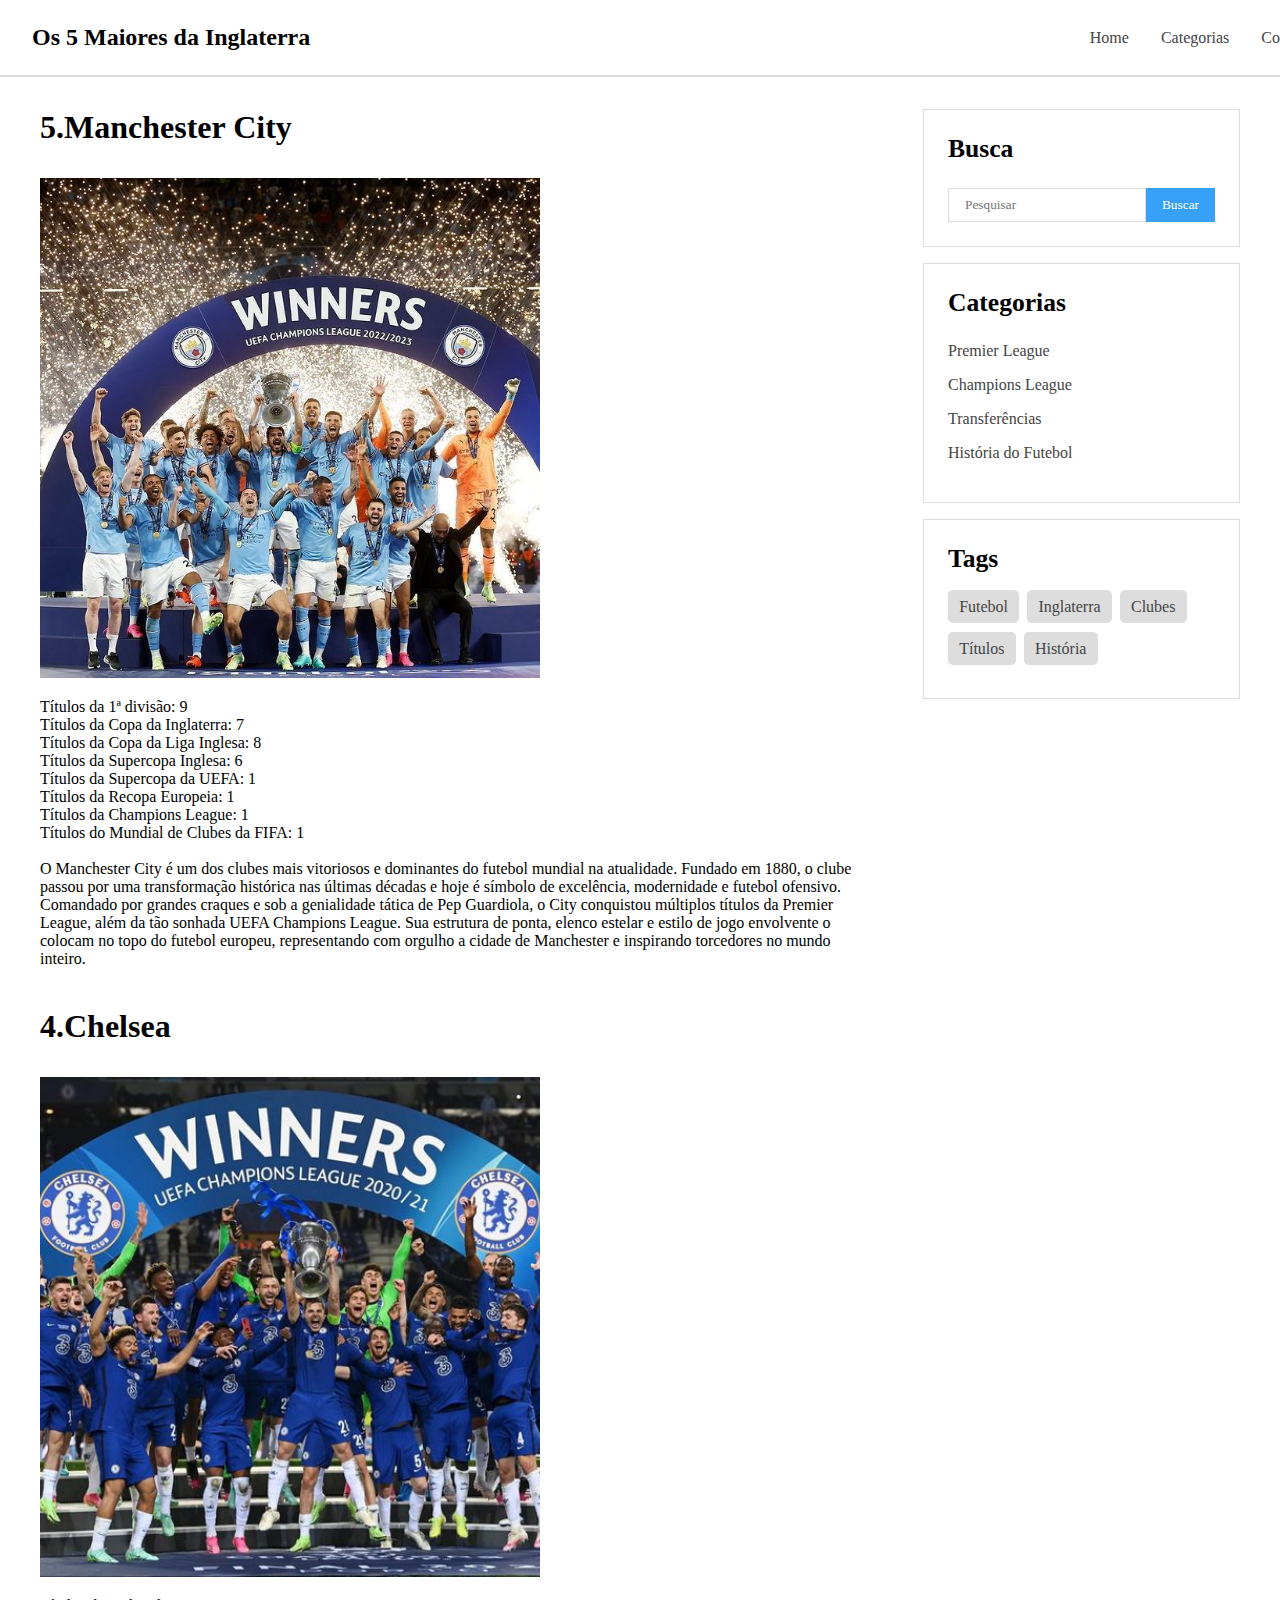
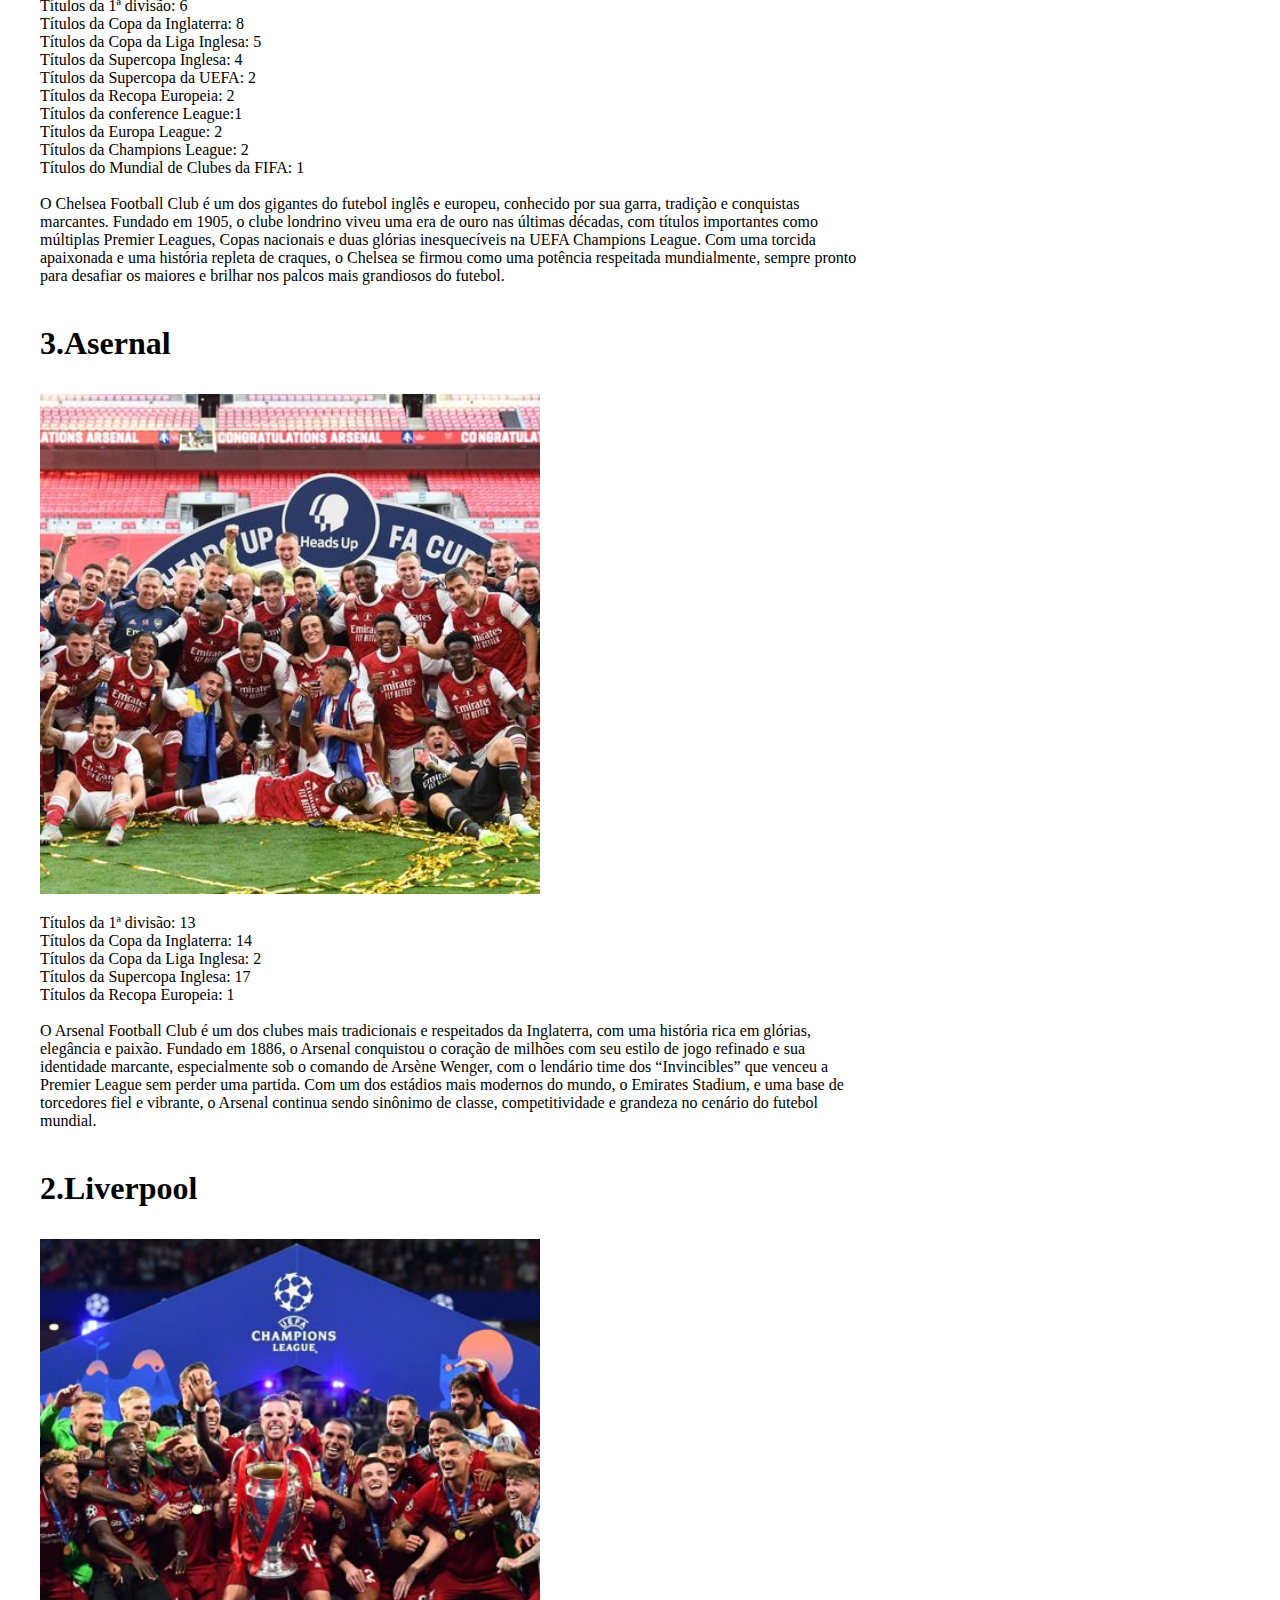
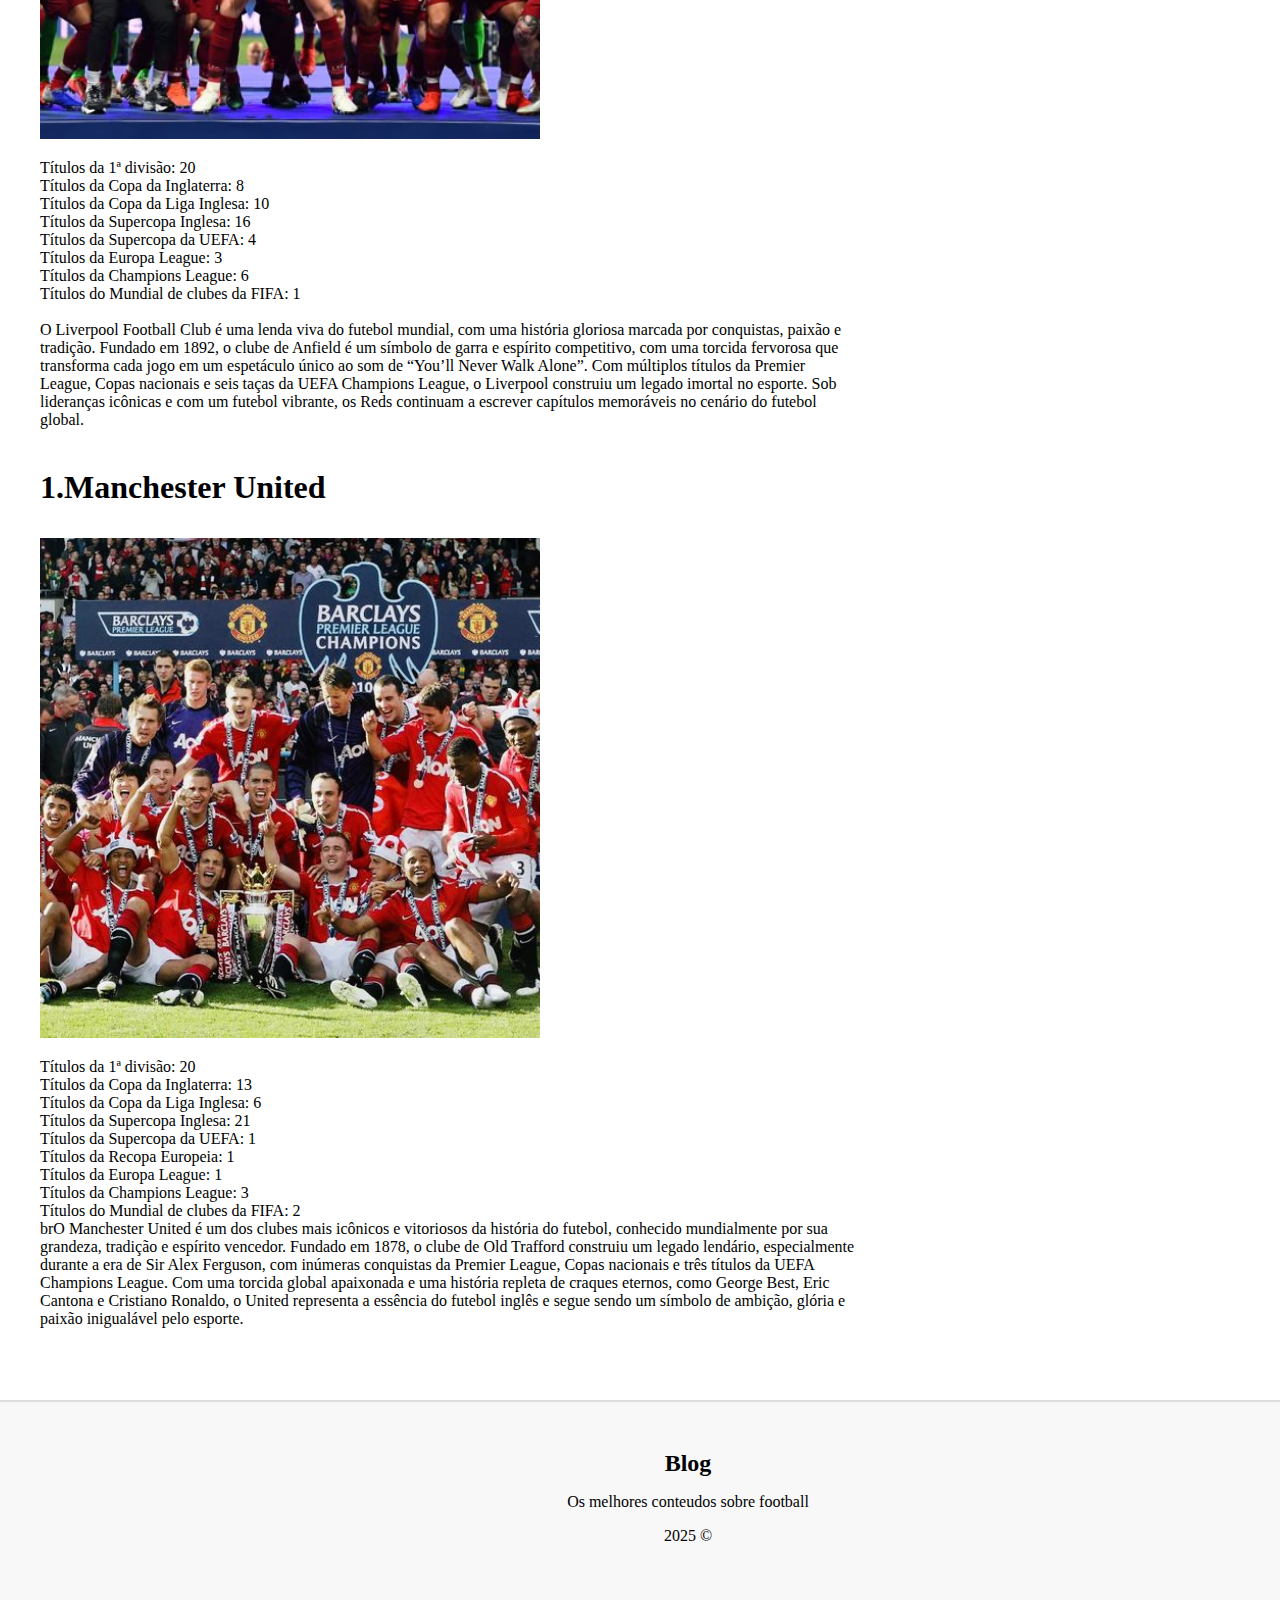
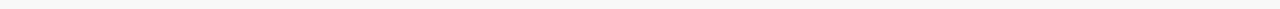
<file: BlogCincoTimesPremierLeague/index.html>
<!DOCTYPE html>
<html lang="pt-br">
<head>
    <meta charset="UTF-8">
    <meta name="viewport" content="width=device-width, initial-scale=1.0">
    <title>maiores da premier league</title>
    <link rel="stylesheet" href="css/style.css">
</head>
<body>
    <header>
        <nav id="navbar">
            <div id="navbar-inner">
                <h2>Os 5 Maiores da Inglaterra</h2>
                <ul id="navbar-links">
                    <li><a href="#">Home</a></li>
                    <li><a href="#">Categorias</a></li>
                    <li><a href="#">Contato</a></li>
                </ul>
            </div>
        </nav>
    </header>
    <div class="container">
        <main id="posts-container">
            <article class="post">
                <h3 class="title">5.Manchester City</h3>
                <img id="img-city" src="img/baixados (6).jpeg" alt="Manchester city">
                <ul class = "titulos">
                    <li>Títulos da 1ª divisão: 9</li>
                    <li>Títulos da Copa da Inglaterra: 7</li>
                    <li>Títulos da Copa da Liga Inglesa: 8</li>
                    <li>Títulos da Supercopa Inglesa: 6</li>
                    <li>Títulos da Supercopa da UEFA: 1</li>
                    <li>Títulos da Recopa Europeia: 1</li>
                    <li>Títulos da Champions League: 1</li>
                    <li>Títulos do Mundial de Clubes da FIFA: 1</li>
                </ul>
                <p class="description"><br>O Manchester City é um dos clubes mais vitoriosos e dominantes do futebol mundial na atualidade. Fundado em 1880, o clube passou por uma transformação histórica nas últimas décadas e hoje é símbolo de excelência, modernidade e futebol ofensivo. Comandado por grandes craques e sob a genialidade tática de Pep Guardiola, o City conquistou múltiplos títulos da Premier League, além da tão sonhada UEFA Champions League. Sua estrutura de ponta, elenco estelar e estilo de jogo envolvente o colocam no topo do futebol europeu, representando com orgulho a cidade de Manchester e inspirando torcedores no mundo inteiro.</p>
            </article>
            <article class="post">
                <h3 class="title">4.Chelsea</h3>
                <img id="img-chelsea"src="img/2021 UEFA Champions League - Chelsea FC.jpeg" alt="Chelsea">
                <ul class = "titulos">
                    <li>Títulos da 1ª divisão: 6</li>
                    <li>Títulos da Copa da Inglaterra: 8</li>
                    <li>Títulos da Copa da Liga Inglesa: 5</li>
                    <li>Títulos da Supercopa Inglesa: 4</li>
                    <li>Títulos da Supercopa da UEFA: 2</li>
                    <li>Títulos da Recopa Europeia: 2</li>
                    <li>Títulos da conference League:1</li>
                    <li>Títulos da Europa League: 2</li>
                    <li>Títulos da Champions League: 2</li>
                    <li>Títulos do Mundial de Clubes da FIFA: 1</li>
                </ul>
                <p class="description"><br>O Chelsea Football Club é um dos gigantes do futebol inglês e europeu, conhecido por sua garra, tradição e conquistas marcantes. Fundado em 1905, o clube londrino viveu uma era de ouro nas últimas décadas, com títulos importantes como múltiplas Premier Leagues, Copas nacionais e duas glórias inesquecíveis na UEFA Champions League. Com uma torcida apaixonada e uma história repleta de craques, o Chelsea se firmou como uma potência respeitada mundialmente, sempre pronto para desafiar os maiores e brilhar nos palcos mais grandiosos do futebol.</p>
            </article>
            <article class="post">
                <h3 class="title">3.Asernal</h3>
                <img id="img-arsenal" src="img/FA Cup Winners 2020_ Arsenal.jpeg" alt="Arsenal">
                <ul class = "titulos">
                    <li>Títulos da 1ª divisão: 13</li>
                    <li>Títulos da Copa da Inglaterra: 14</li>
                    <li>Títulos da Copa da Liga Inglesa: 2</li>
                    <li>Títulos da Supercopa Inglesa: 17</li>
                    <li>Títulos da Recopa Europeia: 1</li>
                </ul>
                <p class="description"><br>O Arsenal Football Club é um dos clubes mais tradicionais e respeitados da Inglaterra, com uma história rica em glórias, elegância e paixão. Fundado em 1886, o Arsenal conquistou o coração de milhões com seu estilo de jogo refinado e sua identidade marcante, especialmente sob o comando de Arsène Wenger, com o lendário time dos “Invincibles” que venceu a Premier League sem perder uma partida. Com um dos estádios mais modernos do mundo, o Emirates Stadium, e uma base de torcedores fiel e vibrante, o Arsenal continua sendo sinônimo de classe, competitividade e grandeza no cenário do futebol mundial.</p>
            </article>
            <article class="post">
                <h3 class="title">2.Liverpool</h3>
                <img id="img-liverpool" src="img/baixados (7).jpeg" alt="Liverpool">
                <ul class = "titulos">
                    <li>Títulos da 1ª divisão: 20</li>
                    <li>Títulos da Copa da Inglaterra: 8</li>
                    <li>Títulos da Copa da Liga Inglesa: 10</li>
                    <li>Títulos da Supercopa Inglesa: 16</li>
                    <li>Títulos da Supercopa da UEFA: 4</li>
                    <li>Títulos da Europa League: 3</li>
                    <li>Títulos da Champions League: 6</li>
                    <li>Títulos do Mundial de clubes da FIFA: 1</li>
                </ul>
                <p class="description"><br>O Liverpool Football Club é uma lenda viva do futebol mundial, com uma história gloriosa marcada por conquistas, paixão e tradição. Fundado em 1892, o clube de Anfield é um símbolo de garra e espírito competitivo, com uma torcida fervorosa que transforma cada jogo em um espetáculo único ao som de “You’ll Never Walk Alone”. Com múltiplos títulos da Premier League, Copas nacionais e seis taças da UEFA Champions League, o Liverpool construiu um legado imortal no esporte. Sob lideranças icônicas e com um futebol vibrante, os Reds continuam a escrever capítulos memoráveis no cenário do futebol global.</p>
            </article>
            <article class="post">
                <h3 class="title">1.Manchester United</h3>
                <img id="img-United" src="img/Manchester United 2010-11 Premier League champion.jpeg" alt="Manchester United">
                <ul class = "titulos">
                    <li>Títulos da 1ª divisão: 20</li>
                    <li>Títulos da Copa da Inglaterra: 13</li>
                    <li>Títulos da Copa da Liga Inglesa: 6</li>
                    <li>Títulos da Supercopa Inglesa: 21</li>
                    <li>Títulos da Supercopa da UEFA: 1</li>
                    <li>Títulos da Recopa Europeia: 1</li>
                    <li>Títulos da Europa League: 1</li>
                    <li>Títulos da Champions League: 3</li>
                    <li>Títulos do Mundial de clubes da FIFA: 2</li>
                </ul>
                <p class="description">brO Manchester United é um dos clubes mais icônicos e vitoriosos da história do futebol, conhecido mundialmente por sua grandeza, tradição e espírito vencedor. Fundado em 1878, o clube de Old Trafford construiu um legado lendário, especialmente durante a era de Sir Alex Ferguson, com inúmeras conquistas da Premier League, Copas nacionais e três títulos da UEFA Champions League. Com uma torcida global apaixonada e uma história repleta de craques eternos, como George Best, Eric Cantona e Cristiano Ronaldo, o United representa a essência do futebol inglês e segue sendo um símbolo de ambição, glória e paixão inigualável pelo esporte.</p>
            </article>
        </main>
        <aside id="sidebar">
            <section id="search-bar">
                <h4>Busca</h4>
                <form>
                    <input type="text" placeholder="Pesquisar">
                    <input type="submit" value="Buscar">
                </form>
            </section>
            <section id="categories">
                <h4>Categorias</h4>
                <nav>
                    <ul>
                        <li><a href="#">Premier League</a></li>
                        <li><a href="#">Champions League</a></li>
                        <li><a href="#">Transferências</a></li>
                        <li><a href="#">História do Futebol</a></li>
                    </ul>
                </nav>
            </section>
            <section id="tags">
                <h4>Tags</h4>
                <div id="tags-container">
                    <li><a href="#">Futebol</a></li>
                    <li><a href="#">Inglaterra</a></li>
                    <li><a href="#">Clubes</a></li>
                    <li><a href="#">Títulos</a></li>
                    <li><a href="#">História</a></li>
                </div>
            </section>
        </aside>
    </div>
    <footer id="footer">
        <h2>Blog</h2>
        <p>Os melhores conteudos sobre football</p>
        <p>2025 &copy;</p>
    </footer>
</body>
</html>
</file>
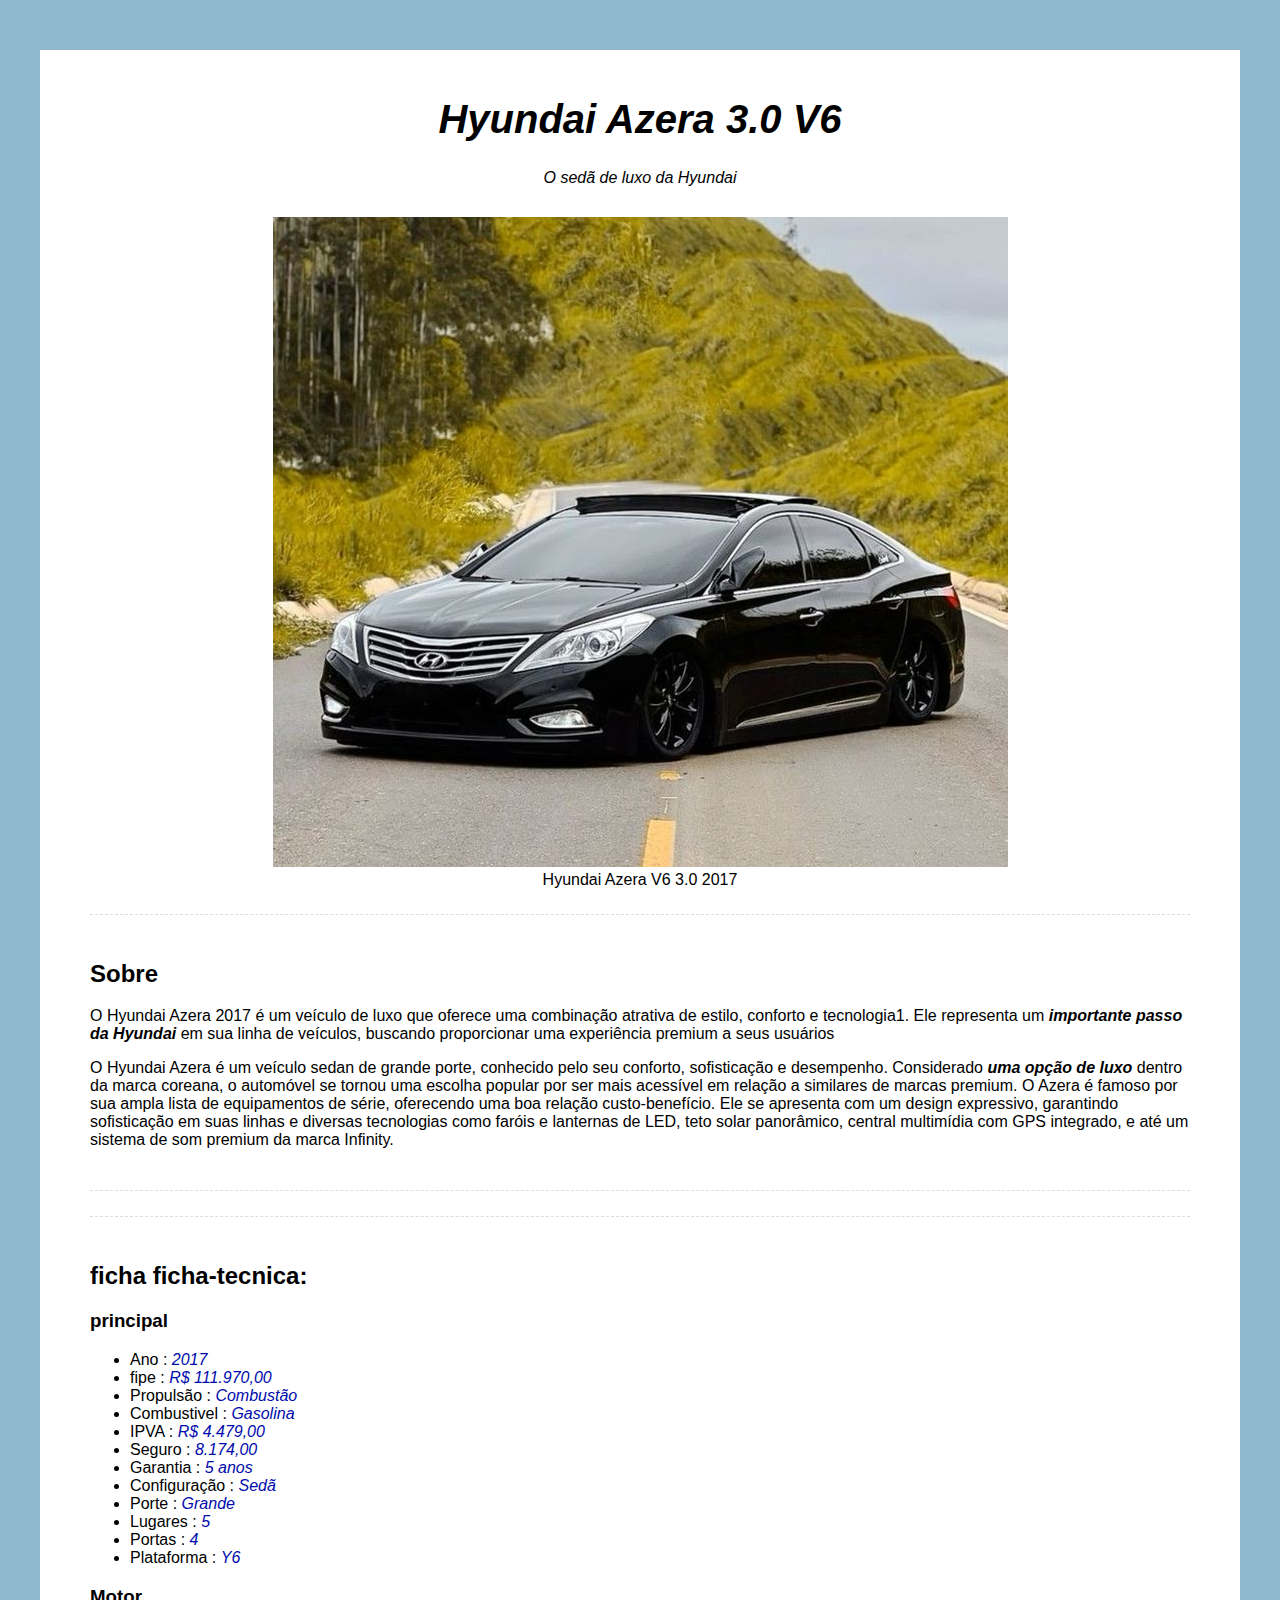
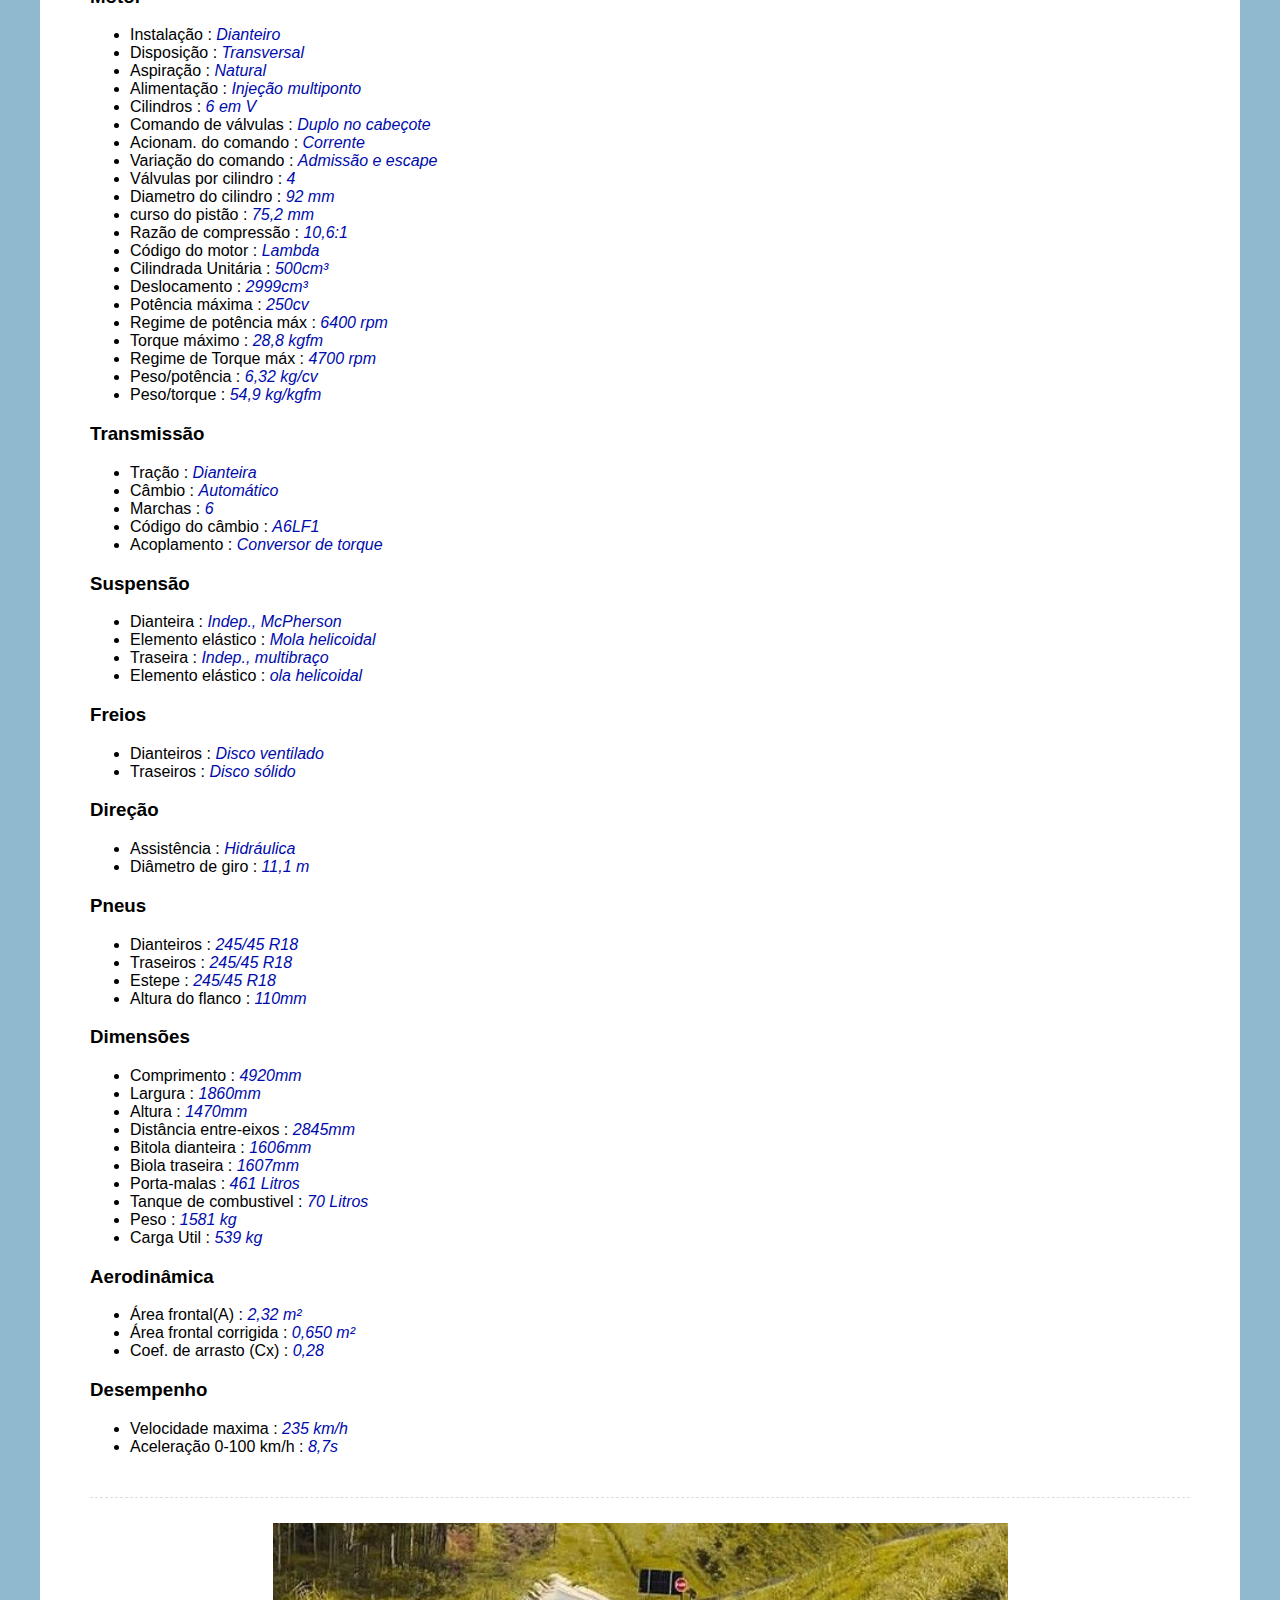
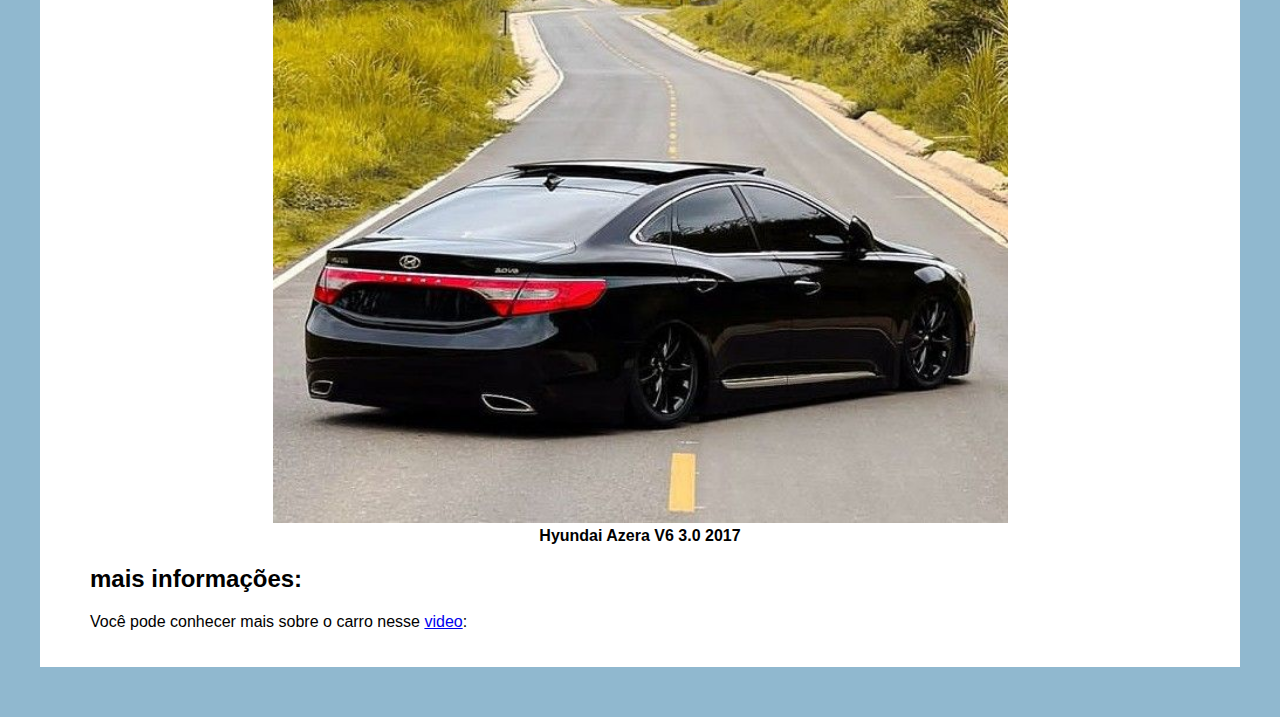
<file: FichaTecnicaHyundaiAzera/index.html>
<!DOCTYPE html>
<html lang="pt-br">

<head>
    <meta charset="UTF-8">
    <meta name="viewport" content="width=device-width, initial-scale=1.0">
    <title>Ficha técnica Hyundai Azera 2017</title>
    <link rel="stylesheet" href="css/styles.css" />
</head>

<body>
    <div class="conteiner">
        <!-- Cabeçalho-->
        <div class="header">
            <h1 class="main-title">Hyundai Azera 3.0 V6</h1>
            <p class="main-paragraph">O sedã de luxo da Hyundai</p>
        </div>
        <!-- Imagem de destaque-->
        <div class="featured-image">
            <figure>
                <img class = "img1" src="img/baixados (4).jpeg" alt="o carro chefe da Hyundai">
                <figcaption>Hyundai Azera V6 3.0 2017</figcaption>
            </figure>
        </div>
        <!-- sobre -->
        <div class="biografi-container">
            <h2>Sobre</h2>
            <p>
                O Hyundai Azera 2017 é um veículo de luxo que oferece uma combinação atrativa de estilo, conforto e
                tecnologia1. Ele representa um <span class="bold">importante passo da Hyundai</span> em sua linha de
                veículos, buscando proporcionar uma experiência premium a seus usuários
            </p>
            <p>
                O Hyundai Azera é um veículo sedan de grande porte, conhecido pelo seu conforto, sofisticação e
                desempenho. Considerado<span class="bold"> uma opção de luxo</span> dentro da marca coreana, o automóvel
                se tornou uma escolha popular por ser mais acessível em relação a similares de marcas premium. O Azera é
                famoso por sua ampla lista de equipamentos de série, oferecendo uma boa relação custo-benefício. Ele se
                apresenta com um design expressivo, garantindo sofisticação em suas linhas e diversas tecnologias como
                faróis e lanternas de LED, teto solar panorâmico, central multimídia com GPS integrado, e até um sistema
                de som premium da marca Infinity.
            </p>
        </div>
        <div class="ficha-tecnica">
            <h2>ficha ficha-tecnica:</h2>
            <h3>principal</h3>
            <ul>
                <li>Ano : <span>2017</span></li>
                <li>fipe : <span>R$ 111.970,00</span></li>
                <li>Propulsão : <span>Combustão</span></li>
                <li>Combustivel : <span>Gasolina</span></li>
                <li>IPVA : <span>R$ 4.479,00</span></li>
                <li>Seguro : <span>8.174,00</span></li>
                <li>Garantia : <span>5 anos</span></li>
                <li>Configuração : <span>Sedã</span></li>
                <li>Porte : <span>Grande</span></li>
                <li>Lugares : <span>5</span></li>
                <li>Portas : <span>4</span></li>
                <li>Plataforma : <span>Y6</span></li>
            </ul>
            <h3>Motor</h3>
            <ul>
                <li>Instalação : <span>Dianteiro</span></li>
                <li>Disposição : <span>Transversal</span></li>
                <li>Aspiração : <span>Natural</span></li>
                <li>Alimentação : <span>Injeção multiponto</span></li>
                <li>Cilindros : <span>6 em V</span></li>
                <li>Comando de válvulas : <span>Duplo no cabeçote</span></li>
                <li>Acionam. do comando : <span>Corrente</span></li>
                <li>Variação do comando : <span>Admissão e escape</span></li>
                <li>Válvulas por cilindro : <span>4</span></li>
                <li>Diametro do cilindro : <span>92 mm</span></li>
                <li>curso do pistão : <span>75,2 mm</span></li>
                <li>Razão de compressão : <span>10,6:1</span></li>
                <li>Código do motor : <span>Lambda</span></li>
                <li>Cilindrada Unitária : <span>500cm³</span></li>
                <li>Deslocamento : <span>2999cm³</span></li>
                <li>Potência máxima : <span>250cv</span></li>
                <li>Regime de potência máx : <span>6400 rpm</span></li>
                <li>Torque máximo : <span>28,8 kgfm</span></li>
                <li>Regime de Torque máx : <span>4700 rpm</span></li>
                <li>Peso/potência : <span>6,32 kg/cv</span></li>
                <li>Peso/torque : <span>54,9 kg/kgfm</span></li>
            </ul>
            <h3>Transmissão</h3>
            <ul>
                <li>Tração : <span>Dianteira</span></li>
                <li>Câmbio : <span>Automático</span></li>
                <li>Marchas : <span>6</span></li>
                <li>Código do câmbio : <span>A6LF1</span></li>
                <li>Acoplamento : <span>Conversor de torque</span></li>
            </ul>
            <h3>Suspensão</h3>
            <ul>
                <li>Dianteira : <span>Indep., McPherson</span></li>
                <li>Elemento elástico : <span>Mola helicoidal</span></li>
                <li>Traseira : <span>Indep., multibraço</span></li>
                <li>Elemento elástico : <span>ola helicoidal</span></li>
            </ul>
            <h3>Freios</h3>
            <ul>
                <li>Dianteiros : <span>Disco ventilado</span></li>
                <li>Traseiros : <span>Disco sólido</span></li>
            </ul>
            <h3>Direção</h3>
            <ul>
                <li>Assistência : <span>Hidráulica</span></li>
                <li>Diâmetro de giro : <span>11,1 m</span></li>
            </ul>
            <h3>Pneus</h3>
            <ul>
                <li>Dianteiros : <span>245/45 R18</span></li>
                <li>Traseiros : <span>245/45 R18</span></li>
                <li>Estepe : <span>245/45 R18</span></li>
                <li>Altura do flanco : <span>110mm</span></li>
            </ul>
            <h3>Dimensões</h3>
            <ul>
                <li>Comprimento : <span>4920mm</span></li>
                <li>Largura : <span>1860mm</span></li>
                <li>Altura : <span>1470mm</span></li>
                <li>Distância entre-eixos : <span>2845mm</span></li>
                <li>Bitola dianteira : <span>1606mm</span></li>
                <li>Biola traseira : <span>1607mm</span></li>
                <li>Porta-malas : <span>461 Litros</span></li>
                <li>Tanque de combustivel : <span>70 Litros</span></li>
                <li>Peso : <span>1581 kg</span></li>
                <li>Carga Util : <span>539 kg</span></li>
            </ul>
            <h3>Aerodinâmica</h3>
            <ul>
                <li>Área frontal(A) : <span>2,32 m²</span></li>
                <li>Área frontal corrigida : <span>0,650 m²</span></li>
                <li>Coef. de arrasto (Cx) : <span>0,28</span></li>
            </ul>
            <h3>Desempenho</h3>
            <ul>
                <li>Velocidade maxima : <span>235 km/h</span></li>
                <li>Aceleração 0-100 km/h : <span>8,7s</span></li>
            </ul>
        </div>

        <!-- segunda imagem -->
        <div class="img-bold">
            <figure>
                <img class = "img2" src="img/baixados (5).jpeg" alt="Azera Traseira">
                <figcaption>Hyundai Azera V6 3.0 2017</figcaption>
            </figure>
        </div>
        <div class="moreinfo-container">
            <h2>mais informações:</h2>
            <p>Você pode conhecer mais sobre o carro nesse <a
                    href="https://youtu.be/E2Kuz6_1OIg?si=7ElrfvT5wev_huPJ">video</a>:</p>
        </div>
    </div>
</body>

</html>
</file>
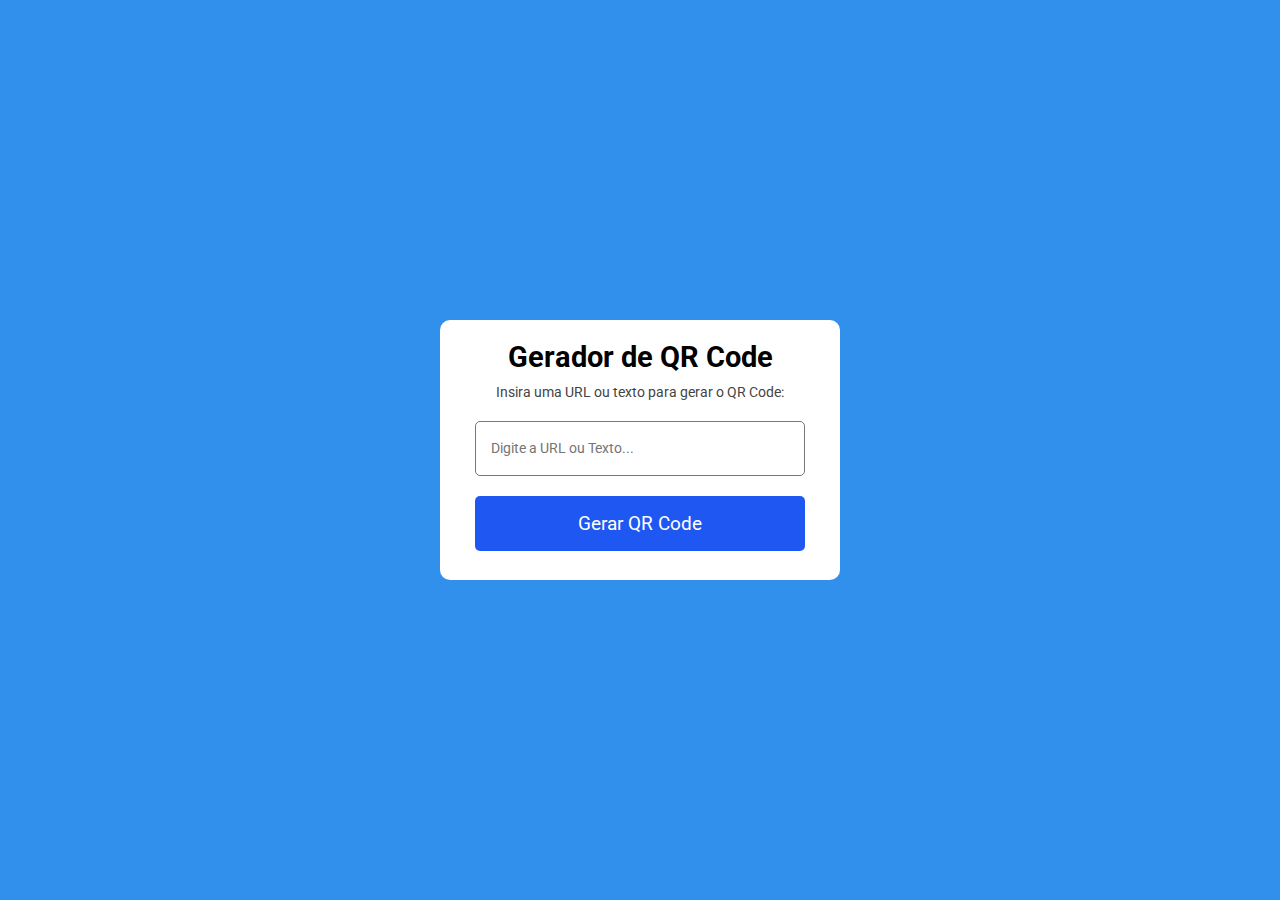
<file: geradorQrCode/index.html>
<!DOCTYPE html>
<html lang="en">

<head>
    <meta charset="UTF-8">
    <meta name="viewport" content="width=device-width, initial-scale=1.0">
    <title>Gerador de QR Code</title>
    <!--font roboto-->
    <link rel="preconnect" href="https://fonts.googleapis.com">
    <link rel="preconnect" href="https://fonts.gstatic.com" crossorigin>
    <link href="https://fonts.googleapis.com/css2?family=Roboto:ital,wght@0,100..900;1,100..900&display=swap"
        rel="stylesheet">
    <link rel="stylesheet" href="css/styles.css">
    <script src="js/scripts.js" defer></script>

</head>

<body>
    <div class="container">
        <header id="qr-header">
            <h1>Gerador de QR Code </h1>
            <p>Insira uma URL ou texto para gerar o QR Code:</p>
        </header>
        <div id="qr-form">
            <input type="text" placeholder="Digite a URL ou Texto...">
            <button>Gerar QR Code</button>
        </div>
        <div id="qr-code">
            <img src="img/qrcode.png" alt="QR Code">
        </div>
    </div>
</body>

</html>
</file>
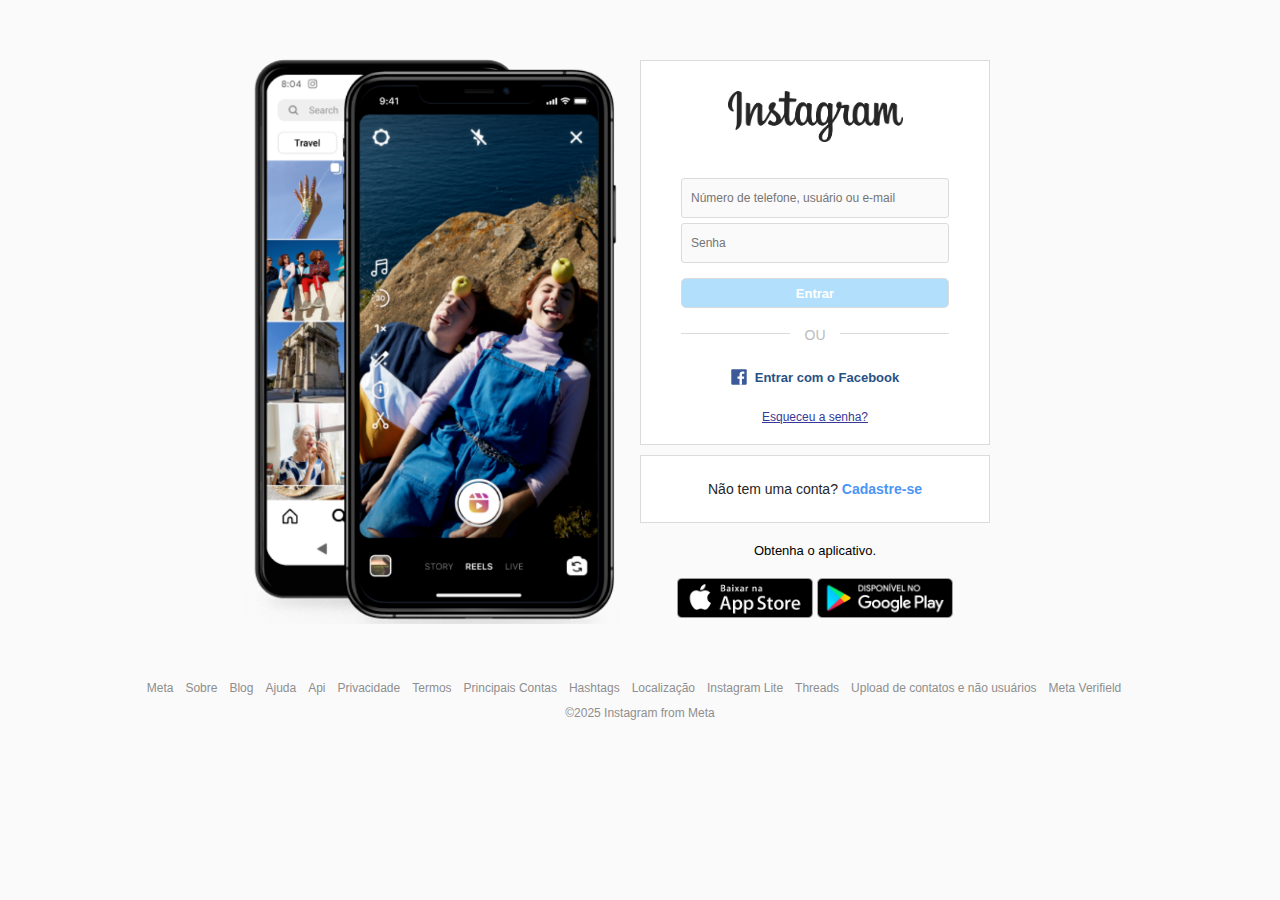
<file: paginaLoginInstagram/index.html>
<!DOCTYPE html>
<html lang="pt-br">

<head>
    <meta charset="UTF-8">
    <meta name="viewport" content="width=device-width, initial-scale=1.0">
    <title>instagram</title>
    <link rel="stylesheet" href="css/style.css">
    <link rel="shortcut icon" href="img/favicon.png" type="image/x-icon">
</head>

<body>
    <main>
        <div id="main-container">
            <!-- banner-container -->
            <div id="banner-container">
                <img src="img/banner2.png" alt="Crie uma conta no Instagram">
            </div>
            <!-- Login e Registro -->
            <div id="form-container">
                <div id="form-box">
                    <img id="logo-insta" src="img/logo_instagram.png" alt="Instagram">
                    <form id="login-form">
                        <input type="text" name="username" placeholder="Número de telefone, usuário ou e-mail">
                        <input type="password" name="password" placeholder="Senha">
                        <input type="submit" value="Entrar">
                    </form>
                    <div class="separator">
                        <div class="line">
                            <span>Ou</span>
                        </div>
                    </div>
                    <div id="other-links">
                        <div id="facebook-login">
                            <a href="#">
                                <img src="img/logo_facebook.svg" alt="Facebook Login">
                                <span>Entrar com o Facebook</span>
                            </a>
                        </div>
                        <div id="forgot-pass">
                            <a href="#">Esqueceu a senha?</a>
                        </div>
                    </div>
                </div>
                <div id="register-container">
                    <p>Não tem uma conta? <a href="#">Cadastre-se</a></p>
                </div>
                <div id="get-app-container">
                    <p>Obtenha o aplicativo.</p>
                    <a href="#">
                        <img src="img/apple_btn.png" alt="Apple Store">
                    </a>
                    <a href="#">
                        <img src="img/gplay_btn.png" alt="play store">
                    </a>
                </div>
            </div>
        </div>
    </main>
    <footer>
        <nav>
            <ul id="footer-links">
                <li><a href="#">Meta</a></li>
                <li><a href="#">Sobre</a></li>
                <li><a href="#">Blog</a></li>
                <li><a href="#">Ajuda</a></li>
                <li><a href="#">Api</a></li>
                <li><a href="#">Privacidade</a></li>
                <li><a href="#">Termos</a></li>
                <li><a href="#">Principais Contas</a></li>
                <li><a href="#">Hashtags</a></li>
                <li><a href="#">Localização</a></li>
                <li><a href="#">Instagram Lite</a></li>
                <li><a href="#">Threads</a></li>
                <li><a href="#">Upload de contatos e não usuários</a></li>
                <li><a href="#">Meta Verifield</a></li>
            </ul>
        </nav>
        <p id="copyright">&copy;2025 Instagram from Meta</p>
    </footer>
</body>

</html>
</file>
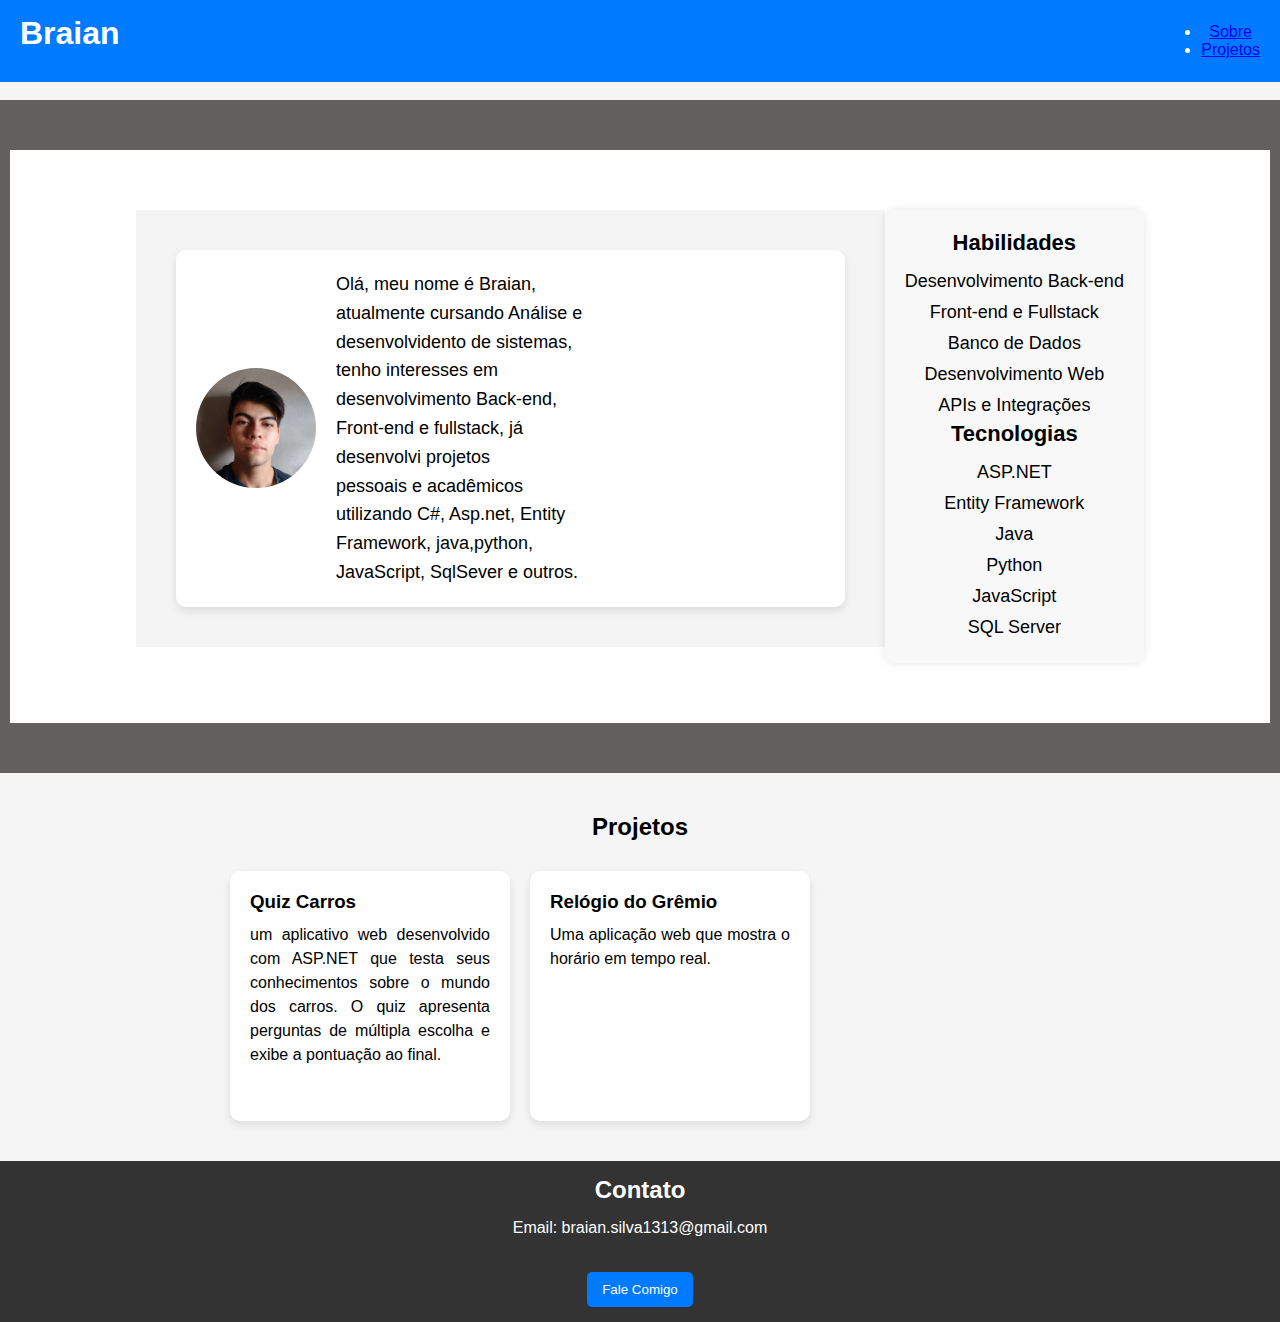
<file: Portifólio/index.html>
<!DOCTYPE html>
<html lang="pt-BR">

<head>
    <meta charset="UTF-8">
    <meta name="viewport" content="width=device-width, initial-scale=1.0">
    <title>Meu Portfólio</title>
    <link rel="stylesheet" href="styles.css">
</head>

<body>
    <header>
        <h1>Braian</h1>
        <nav>
            <ul>
                <li><a href="#about">Sobre</a></li>
                <li><a href="#projects">Projetos</a></li>
            </ul>
        </nav>
    </header>
    <main>
        <div class="container about-section">
            <section id="about">
                <div class="about-content">
                    <div class="skills">
                        <h2>Habilidades</h2>
                        <ul>
                            <li>Desenvolvimento Back-end</li>
                            <li>Front-end e Fullstack</li>
                            <li>Banco de Dados</li>
                            <li>Desenvolvimento Web</li>
                            <li>APIs e Integrações</li>
                        </ul>
                        <h2>Tecnologias</h2>
                        <ul>
                            <li>ASP.NET</li>
                            <li>Entity Framework</li>
                            <li>Java</li>
                            <li>Python</li>
                            <li>JavaScript</li>
                            <li>SQL Server</li>
                        </ul>
                    </div>
                    <section class="about-section">
                        <div class="about-container">
                            <img src="img/Imagem do WhatsApp de 2025-03-17 à(s) 19.40.07_c014ec7e.jpg" alt="Minha Foto"
                                class="profile-pic">
                            <div class="about-text">
                                <p>Olá, meu nome é Braian, atualmente cursando Análise e desenvolvidento de
                                    sistemas,<br> tenho
                                    interesses em desenvolvimento Back-end, Front-end e fullstack, já desenvolvi
                                    projetos<br>
                                    pessoais e
                                    acadêmicos utilizando C#, Asp.net, Entity Framework, java,python, JavaScript,
                                    SqlSever e
                                    outros.
                                </p>
                            </div>
                        </div>
                    </section>
                </div>
        </div>

        </section>
        </div>
        <div class="container projects-section">
            <section id="projects">
                <h2>Projetos</h2>
                <div class="project-list">
                    <div class="project">
                        <h3>Quiz Carros</h3>
                        <div class="project-description">
                            <p>um aplicativo web desenvolvido com ASP.NET que testa seus conhecimentos sobre o mundo dos
                                carros.
                                O quiz apresenta perguntas de múltipla escolha e exibe a pontuação ao final.</p>
                        </div>
                    </div>
                    <div class="project">
                        <h3>Relógio do Grêmio</h3>
                        <div class="project-description">
                            <p>Uma aplicação web que mostra o horário em tempo real.</p>
                        </div>
                    </div>
                </div>
            </section>
        </div>
    </main>

    <footer id="contact">
        <div class="footer-content"></div>
        <h2>Contato</h2>
        <p>Email: braian.silva1313@gmail.com</p>
        <button id="contact-btn">Fale Comigo</button>
        </div>
    </footer>

    <script src="site.js"></script>
</body>

</html>
</file>
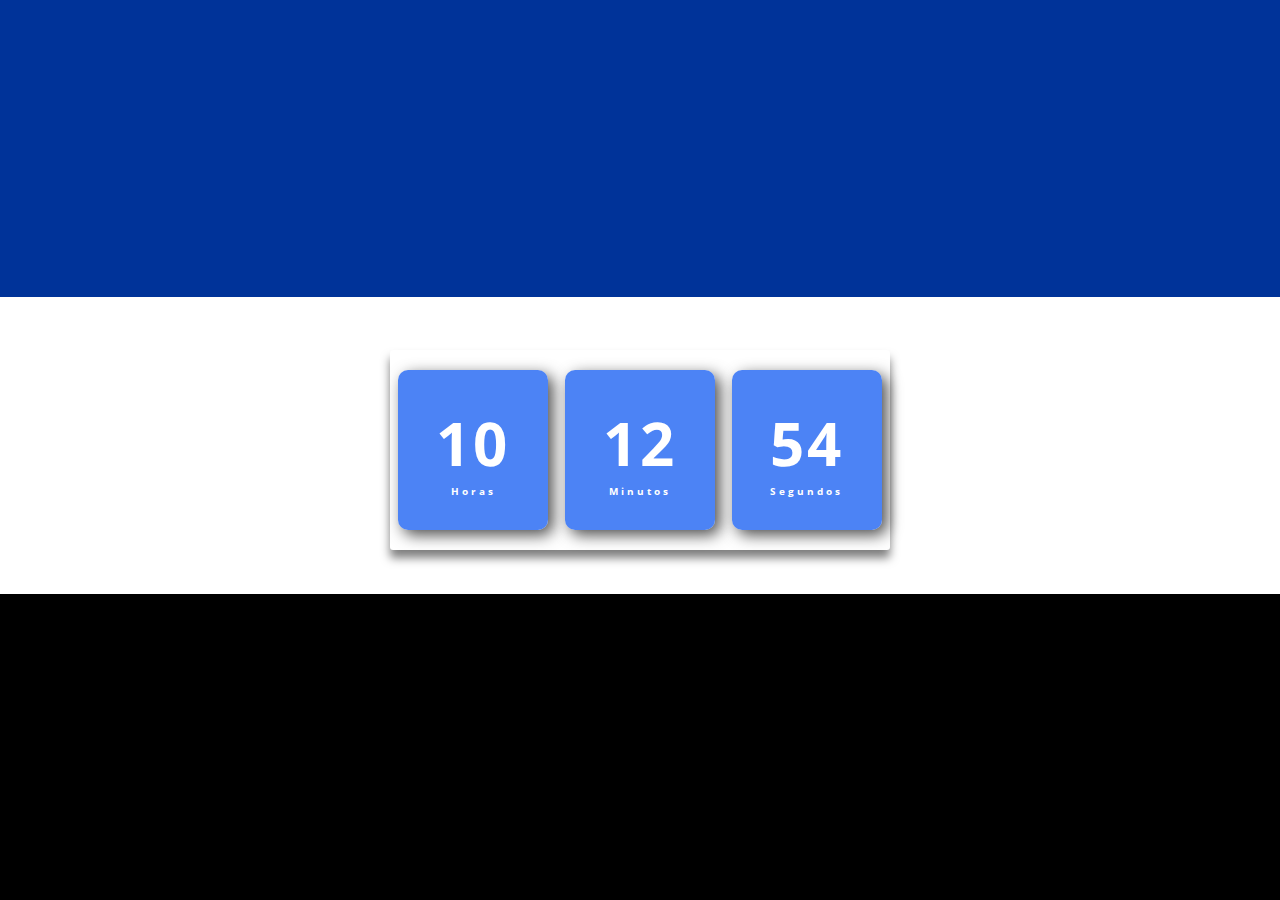
<file: Relogio do Gremio/index.html>
<!DOCTYPE html>
<html lang="pt-br">
<head>
    <meta charset="UTF-8">
    <meta name="viewport" content="width=device-width, initial-scale=1.0">
    <link rel="stylesheet" href="assets/css/style.css">
    <title>Relógio do Grêmio</title>
</head>
<body>
    <div class = "relogio">
        <div>
            <span id = "horas">00</span>
            <span class = "tempo">Horas</span>
        </div>

        <div>
            <span id = "minutos">00</span>
            <span class = "tempo">Minutos</span>
        </div>

        <div>
            <span id = "segundos">00</span>
            <span class = "tempo">Segundos</span>
        </div>
    </div>

    <script src="assets/js/script.js"></script>
</body>
</html>
</file>
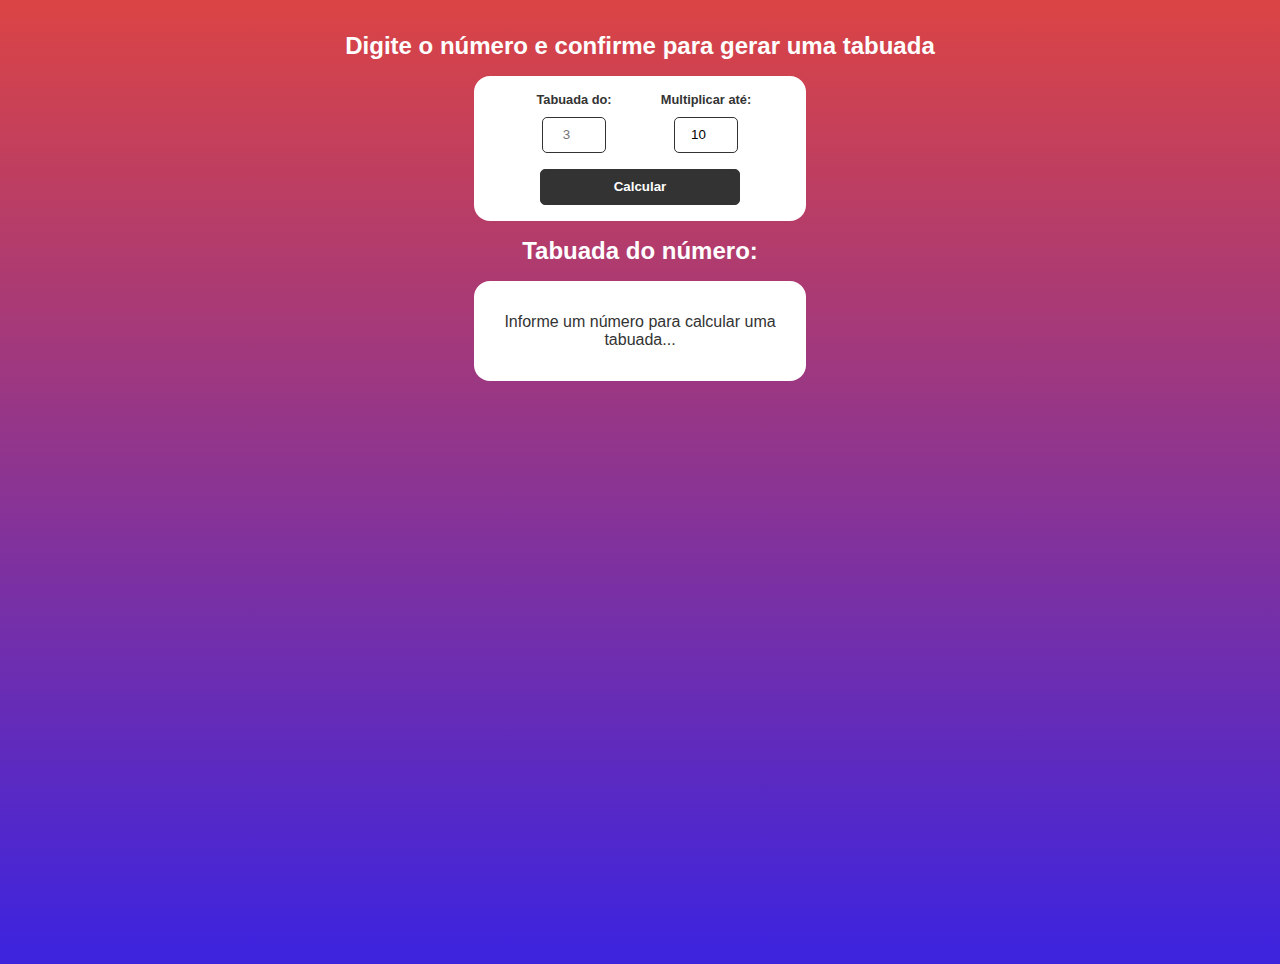
<file: TabuadaWeb/index.html>
<!DOCTYPE html>
<html lang="en">
  <head>
    <meta charset="UTF-8" />
    <meta http-equiv="X-UA-Compatible" content="IE=edge" />
    <meta name="viewport" content="width=device-width, initial-scale=1.0" />
    <title>Tabuada</title>
    <link rel="stylesheet" href="css/styles.css" />
    <script src="js/scripts.js" defer></script>
  </head>
  <body>
    <h2>Digite o número e confirme para gerar uma tabuada</h2>
    <form id="multiplication-form">
      <div class="form-control">
        <label>Tabuada do:</label>
        <input type="number" id="number" placeholder="3" />
      </div>
      <div class="form-control">
        <label>Multiplicar até:</label>
        <input
          type="number"
          id="multiplicator"
          placeholder="Digite o número de multiplicações"
          value="10"
        />
      </div>
      <input type="submit" value="Calcular" />
    </form>
    <div id="multiplication-table">
      <h2 id="multiplication-title">Tabuada do número: <span></span></h2>
      <div id="multiplication-operations">
        <p>Informe um número para calcular uma tabuada...</p>
      </div>
    </div>
  </body>
</html>
</file>
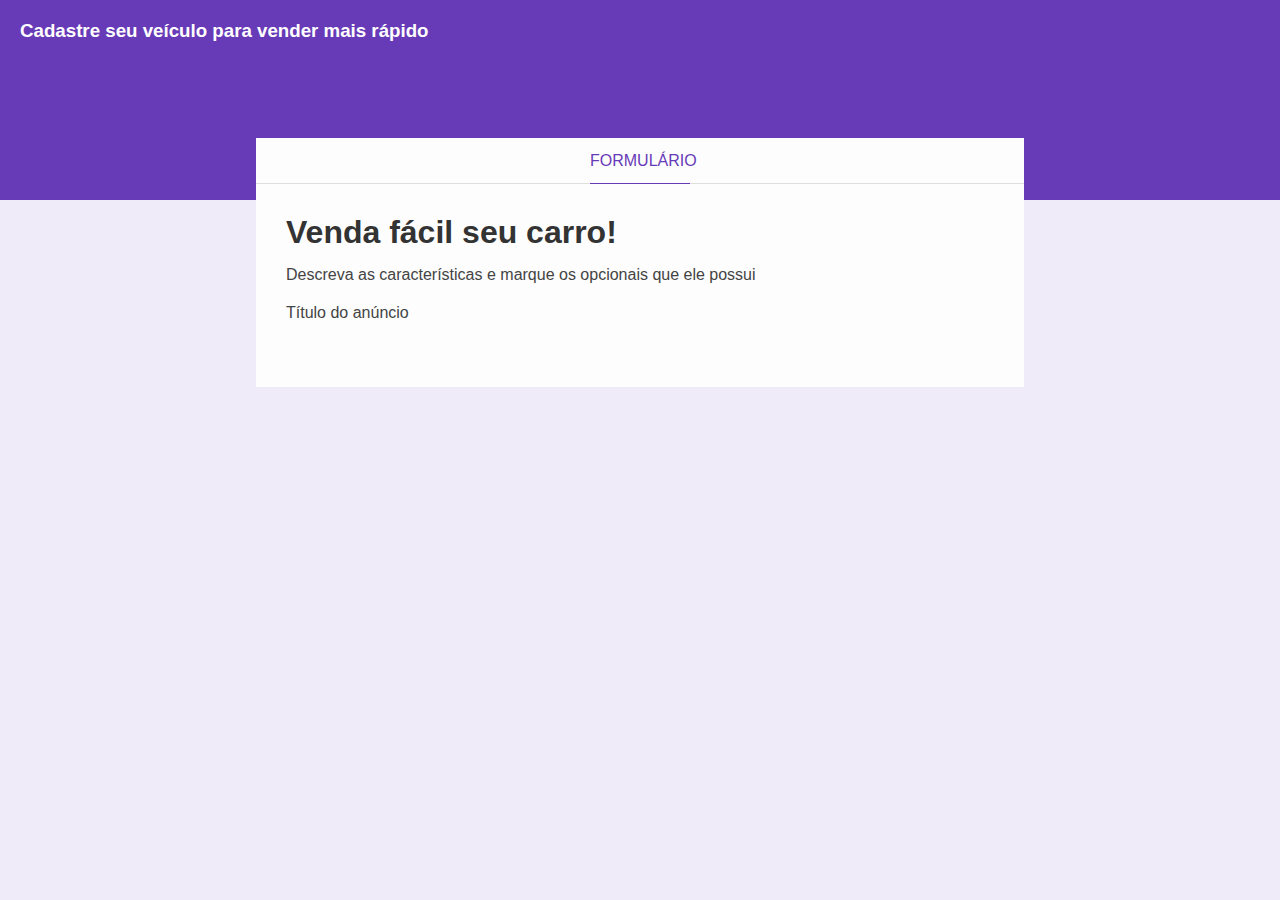
<file: VenderCarro/index.html>
<!DOCTYPE html>
<html lang="en">
<head>
    <meta charset="UTF-8">
    <meta name="viewport" content="width=device-width, initial-scale=1.0">
    <title>Venda seu carro!</title>
    <link rel ="stylesheet" href ="Css/styles.css" />
</head>
<body>
    <div class="Conteiner">
        <div class="header">
            <h3> Cadastre seu veículo para vender mais rápido</h3>
        </div>
        <div class="form-container">
            <div class="form-header">
                <p>Formulário</p>
            </div>
            <div class="form-body">
                <h1 class="form-title">Venda fácil seu carro!</h1>
                <p>
                    Descreva as características e marque os opcionais que ele possui
                </p>
                <div class="box-input">
                    <label for="title">Título do anúncio </label>
                </div>
            </div>
        </div>
    </div>
    
</body>
</html>
</file>
<file: BlogCincoTimesPremierLeague/css/style.css>
/* Geral */
*{
    padding: 0;
    margin: 0;
    font-family: Georgia;
}
ul{
    list-style: none;
}
a{
    text-decoration: none;
    color: #444;
    transition: 0.4s;
}
a:hover{
    color: #37a1f7;
}
/* navbar */
#navbar{
    padding: 1.5rem 2rem;
    width: 100%;
    border-bottom: 2px solid #ddd;
}

#navbar-inner{
    display: flex;
    justify-content: space-between;
    align-items: center;
    max-width: 1700px;
    margin: 0 auto ;
}
#navbar-links{
    display: flex;
    gap: 2rem;
}
/*conteudo principal*/
.container{
    display: flex;
    gap:4rem;
    padding: 2rem 2.5rem;
    max-width: 1700px;
    margin: 0 auto;
}
#posts-container{
    flex: 3 1 0;
}
.post{
    margin-bottom: 2.5rem; 
}
.post img{
    width: 100%;
    margin-top: 1rem;
    margin-bottom: 1rem;
}
#img-city{
    width: 500px;
    height: 500px;
    object-fit:cover;
    object-position : center bottom;
}
#img-chelsea{
    width: 500px;
    height: 500px;
    object-fit:cover;
    object-position : center ;
}
#img-arsenal{
    width: 500px;
    height: 500px;
    object-fit:cover;
    object-position : center ;
}
#img-liverpool{
    width: 500px;
    height: 500px;
    object-fit:cover;
    object-position : center ;
}
#img-United{
    width: 500px;
    height: 500px;
    object-fit:cover;
    object-position : center ;
}
.title, .description{
    margin-bottom: 1rem;
}
.title{
    font-size: 2rem; 
}

/* sidebar */
#sidebar{
    flex: 1 1 0;
}
#search-bar,
#categories,
#tags{
    padding: 1.5rem;
    border: 1px solid #ddd;
    margin-bottom: 1rem;
}
#search-bar h4,
#categories h4,
#tags h4{
    margin-bottom: 1.5rem;
    font-size: 1.6rem;
}
#search-bar form{
    display: flex;
}
#search-bar input{
    padding: 0.5rem 1rem;
    border: 1px solid #ddd;
}
#search-bar input[type="submit"]{
    cursor: pointer;
    background-color: #37a1f7;
    color: #fff;
    border: none;
}
#categories li{
    margin-bottom: 1rem;
}
#tags-container{
    display: flex;
    flex-wrap: wrap;
    gap: 0.5rem;
    list-style: none;

}
#tags-container a{
    background-color: #ddd;
    padding: 0.5rem 0.7rem;
    border-radius: 0.3rem;
}
#tags-container li{
    margin-bottom: 1rem;
}
/* rodapé */
#footer{
    width: 100%;
    background-color: #f8f8f8;
    padding: 3rem;;
    text-align: center;
    border-top: 2px solid #ddd;
}
#footer h2,
#footer p{
    margin-bottom: 1rem;
}
/*responsividade */
@media (max-width: 450px){
    .container{
        flex-wrap: wrap;
    }
}
</file>
<file: FichaTecnicaHyundaiAzera/css/styles.css>
html {
    font-family : Helvetica;
    background-color : #90b8cf
}
.conteiner {
    max-width: 1100px;
    background-color:white;
    position : relative;
    margin: 50px auto;
    padding: 20px 50px;
}
.bold{
    font-weight : bold;
    color : black;
}
span{
    color : #000bac;
    font-style : italic;
}
.header{
    text-align: center;
}
.main-title{
    font-size: 40px;
    font-style:italic;
}
.main-paragraph{
    font-style:italic;
}
.featured-image{
    text-align: center;
    margin-top: 30px;
}
.biografi-container{
    padding : 25px 0;
    margin : 25px 0;
    border-top: 1px dashed #ddd;
    border-bottom: 1px dashed #ddd;
}
.ficha-tecnica{
    padding: 25px 0;
    margin : 25px 0;
    border-top: 1px dashed #ddd;
    border-Bottom: 1px dashed #ddd;
}
.img-bold{
    font-weight: bold;
    text-align: center;
}
.img2{
    width : 735px;
    height: 600px;
    object-fit:cover;
    object-position : center bottom;

}
.img1{
    width : 735px;
    height: 650px;
    object-fit:cover;
    object-position : center 70%;

}
</file>
<file: geradorQrCode/css/styles.css>
*{
    margin:0;
    padding:0;
    box-sizing: border-box;
    font-family: Roboto;
}

body{
    display:flex;
    align-items:center;
    justify-content:center;
    min-height: 100vh;
    background-color: #3090eb;
}

/* container */
.container {
  background-color: #fff;
  height: 260px;
  width: 400px;
  border-radius: 10px;
  padding: 20px;
  transition: 0.2s;
}

.container.active {
  height: 500px;
}

/*Header */
#qr-header{
    text-align: center;
}
#qr-header h1{
    font-size: 1.8rem;
    margin-bottom: 10px;
}
#qr-header p{
    color: #444;
    font-size: 0.9rem;
}

/* Form */
#qr-form{
    margin: 20px 15px;
}
#qr-form input, #qr-form button{
    width: 100%;
    height: 55px;
    border: none;
    border-radius: 5px;
    font-size: 0.9rem;
}
#qr-form input{
    border: 1px solid #777;
    padding: 10px 15px;
}
#qr-form button{
    background-color: #0745f1;
    color: #fff;
    font-size: 1.2rem;
    margin-top: 20px;
    cursor: pointer;
    opacity: 0.9;
    transition: 0.4s;
}
#qr-form button:hover{
    opacity: 1;
}
/* QR Code */
#qr-code{
    display: flex;
    opacity: 0;
    border: 1px solid #ccc;
    padding:30px 0;
    margin: 20px 15px;
    display:flex;
    justify-content: center;
    border-radius: 5px;
}
.container.active #qr-code{
    opacity: 1;
}
</file>
<file: paginaLoginInstagram/css/style.css>
/*Geral*/
*{
    margin: 0;
    padding: 0;
    box-sizing: border-box;
    font-family: Helvetica;
}
body{
    background-color: #fafafa;
}
/*Containers*/
#main-container{
    display: flex;
    margin-top: 30px;
}
#banner-container,#form-container{
    flex: 1 1 0;
    width: 50%; 
}
#banner-container{
    text-align: right;
}
#banner-container img{
    width: 100%;
    margin-right: 15px;
    margin-top:25px;
    max-width: 380px;
}
#form-container{
    text-align: center;
}
/*Login form*/
#form-box{
    background-color: #fff;
    border: 1px solid #dbdbdb;
    width: 350px;
    margin-top: 30px;
}
#logo-insta{
    width: 175px;
    height: 51px;
    margin: 30px auto 12px;
}
#login-form{
    margin-top:20px;
}

#login-form input{
    display: block;
    font-size: 12px;
    padding: 12px 9px;
    background-color: #fafafa;
    border: 1px solid #dbdbdb;
    border-radius: 3px;
    width: 268px;
    margin: 5px auto;
}
#login-form input[type="submit"]{
    background-color: #b2dffc;
    color:#fff;
    margin-top: 15px;
    border-radius: 5px;
    height: 30px;
    font-size: 13px;
    padding: 0;
    font-weight: bold;
    cursor:pointer;
}

/* separador */
.separator{
    position:relative;
}
.line{
    border-top: 1px solid #dbdbdb;
    width: 268px;
    margin: 25px auto 35px;
}
.separator span{
    position: absolute;
    text-transform: uppercase;
    color: #bbb;
    background-color:  #fff;
    top: -6px;
    width: 50px;
    margin-left: -25px;
    font-size: 14px;
}
/*facebook login*/
#facebook-login{
    margin-bottom: 25px;
}
#facebook-login a{
    text-decoration: none;
    color: #285185;
    display: flex;
    align-items: center;
    justify-content:center;
}
#facebook-login img{
    width: 16px;
    height: 16px;
    margin-right: 8px;
}
#facebook-login span{
    font-weight: bold;
    font-size: 13px;
    margin-top: 1px;
}

/* forgot password*/
#forgot-pass{
    margin-bottom: 20px;
    font-size: 12px;
}
#forgot-pass a{
    text-decoration: nono;
    color: #373799;
}
/*registro*/
#register-container{
    background-color: #fff;
    border: 1px solid #dbdbdb;
    width: 350px;
    margin-top: 10px;
    padding: 25px;
}
#register-container p{
    font-size: 14px;
    color: #262626;
}
#register-container a{
    color: #4a95f6;
    font-weight: bold;
    text-decoration: none;
}
/*get app*/
#get-app-container{
    text-align: center;
    width: 350px;
}
#get-app-container p{
    margin: 20px 0;
    font-size: 13px;
}
#get-app-container a{
    text-decoration: none;
}
#get-app-container img{
    width: 136px;
    height: 40px;
}
/*footer*/
footer{
    text-align: left;
    width: 1200px;
    margin: 50px auto;
    display: flex;
    flex-direction: column;
    justify-content: center;
    align-items: center;
}
footer #footer-links{
    display: flex;
    list-style: none;
}
#footer-links li{
    margin-right: 12px;
}
#footer-links a, #copyright{
    text-decoration: none;
    color: #8e8e8e;
    font-size: 12px;
}
#copyright{
    margin-top: 10px;
}
/*mobile*/
@media (max-width: 450px){
    body{
        background-color: #fff;
    }
    #banner-container{
        display: none;
    }
    #main-container,
    #form-box{
        margin-top: 0;
    }
    #form-container,
    #form-box,
    #register-container,
    #get-app-container{
        width: 100%;
        border: none;

    }

    footer{
        width: 90%;
    }
    #footer-links{
        flex-wrap: wrap;
        justify-content: center;
        margin-bottom: 10px;
    }
}
</file>
<file: Portifólio/styles.css>
* {
    margin: 0;
    padding: 0;
    box-sizing: border-box;
    font-family: Arial, sans-serif;
}

body {
    display: flex;
    flex-direction: column;
    min-height: 100vh;
    background-color: #f5f5f5;
}

header {
    background: #007BFF;
    color: white;
    padding: 15px 20px;
    text-align: center;
    position: fixed;
    width: 100%;
    top: 0;
    left: 0;
    z-index: 1000;
    display: flex;
    justify-content: space-between;
    align-items: center;
}

.nav-links {
    margin-right: 20px;
}

.nav-links a {
    color: white;
    text-decoration: none;
    margin-left: 15px;
    font-size: 18px;
    transition: 0.3s;
}

.nav-links a:hover {
    text-decoration: underline;
}


main {
    flex: 1;
    display: flex;
    flex-direction: column;
    align-items: center;
    text-align: center;
    padding-top: 100px; 
}

.container{
    width:100%;
    padding: 40px 20px;
}

.about-section{
    order: 1;
    display: flex;
    justify-content: left;
    padding: 40px;
    background-color: #f4f4f4;
}

.about-container {
    display: flex;
    align-items: center;
    gap: 20px;
    max-width: 800px;
    background: white;
    padding: 20px;
    border-radius: 10px;
    box-shadow: 0 4px 8px rgba(0, 0, 0, 0.1);
}

.profile-pic {
    width: 120px;
    height: 120px;
    border-radius: 50%;
    object-fit: cover;
}

h1, h2 {
    margin-bottom: 15px; 
}

p {
    margin-bottom: 25px; 
}
.container.about-section {
    order: 1;
    width: 100%; 
    background-color: #636060; 
    padding: 50px 10px; 
    display: flex;
    flex-direction: column;
    align-items: center;
    text-align: center;
}
.container.projects-section{
    order: 2;
}


#about {
    background-color: #ffffff;
    padding-top: 60px;
    padding-bottom: 60px;
    width: 100%;
    display: flex;
    justify-content: center;
}

.about-content {
    display: flex;
    flex-direction: row;
    justify-content: space-between;
    align-items: flex-start;
    width: 80%;
    max-width: 1200px;
    position: relative;
}

.skills {
    order: 2;
    width: 30%;
    justify-content:right ;
    background: #f8f8f8;
    padding: 20px;
    border-radius: 10px;
    box-shadow: 0px 0px 10px rgba(0, 0, 0, 0.1);
}

.skills h2 {
    font-size: 22px;
    margin-bottom: 10px;
}

.skills ul {
    list-style-type: none;
    padding: 0;
}

.skills li {
    font-size: 18px;
    padding: 5px 0;
}

.about-text {
    width: 40%;
    text-align: left;
}

.about-text h2 {
    font-size: 24px;
    margin-bottom: 10px;
}

.about-text p {
    font-size: 18px;
    line-height: 1.6;
}


#about p {
    max-width: 800px; 
    margin: auto;
}

.project-list {
    display: flex;
    flex-wrap: wrap;
    justify-content: center;
    gap: 20px;
    max-width: 1000px;
    margin-top: 30px;
}

.project {
    background: white;
    padding: 20px;
    border-radius: 10px;
    box-shadow: 0 4px 8px rgba(0, 0, 0, 0.1);
    width: 280px;
    text-align: left;
    display: flex;
    flex-direction: column;
    justify-content: flex-start;
    min-height: 250px;
    height: 100%;

}

.project p {
    text-align: justify; 
    font-size: 16px;
    line-height: 1.5; 
    margin-top: 10px;
    min-height: 80px;
    max-width: 100%; 
    align-self: center;
}

.project-title {
    font-weight: bold;
    margin-bottom: 10px;
}

.project-description { 
    display: flex;
    align-items: flex-start; 
    text-align: left; 
}

button {
    background: #007BFF;
    color: white;
    padding: 10px 15px;
    border: none;
    cursor: pointer;
    border-radius: 5px;
    margin-top: 10px;
    transition: 0.3s;
}

button:hover {
    background: #0056b3;
}

footer {
    background: #333;
    color: white;
    text-align: center;
    padding: 15px;
    width: 100%;
    margin-top: auto; 
}
</file>
<file: Relogio do Gremio/assets/css/style.css>
@import url('https://fonts.googleapis.com/css2?family=Open+Sans&display=swap');

*{
    margin: 0;
    padding: 0;
    font-family: 'Open Sans', sans-serif;
}

body
{
    height: 100vh;
    background: linear-gradient(#003399, #003399 33%, #FFFFFF 33%, #FFFFFF 66%, #000000 66%);
    display: flex;
    align-items: center;
    justify-content: center;
}

.relogio {
    display: flex;
    align-items: center;
    justify-content: space-around;
    height: 200px;
    width: 500px;
    background: transparent;
    border-radius: 3px;
    box-shadow: 0px 8px 10px rgba(0,0,0,.5);
}

.relogio div{
    height: 160px;
    width: 150px;
    display: flex;
    flex-direction: column;
    align-items: center;
    justify-content: center;
    color: #fff;
    background: rgba(56, 118, 244, 0.9);
    box-shadow: 5px 5px 15px rgba(0,0,0,.7);
    border-radius : 10px;
    letter-spacing: 3px;
}

.relogio span{
    font-weight: bolder;
    font-size: 60px;
}

.relogio span.tempo {
    font-size: 10px;
}
</file>
<file: TabuadaWeb/css/styles.css>
* {
  margin: 0;
  padding: 0;
  font-family: Helvetica;
}

body {
  text-align: center;
  padding: 2rem;
  min-height: 100vh;
  background: linear-gradient(180deg, #db4444 0%, #3f24dd 98%);
  color: #fff;
}

h2 {
  margin-bottom: 1rem;
}

#multiplication-form {
  display: flex;
  justify-content: center;
  align-items: center;
  flex-wrap: wrap;
  margin: 1rem auto;
  padding: 1rem;
  max-width: 300px;
  background-color: #fff;
  border-radius: 1rem;
  color: #333;
}

.form-control {
  display: flex;
  flex-direction: column;
  align-items: center;
  width: 100px;
  margin: 0 1rem;
}

.form-control label {
  margin-bottom: 0.6rem;
  font-size: 0.8rem;
  font-weight: bold;
}

.form-control input {
  margin-bottom: 1rem;
  flex: 1;
  padding: 0.6rem 0.4rem;
  border: none;
  width: 50px;
  border: 1px solid #333;
  border-radius: 5px;
  text-align: center;
}

#multiplication-form input[type="submit"] {
  max-height: 50px;
  padding: 0.6rem 1.2rem;
  width: 200px;
  background-color: #333;
  color: #fff;
  border: 1px solid #333;
  border-radius: 5px;
  cursor: pointer;
  font-weight: bold;
}

#multiplication-operations {
  display: flex;
  flex-direction: column;
  align-items: center;
  max-width: 300px;
  margin: 1rem auto;
  padding: 2rem 1rem;
  background-color: #fff;
  border-radius: 1rem;
  color: #333;
}

#multiplication-operations .row {
  display: flex;
  justify-content: center;
  border: 1px solid #ccc;
  border-bottom: none;
  padding: 0.5rem;
  width: 150px;
  text-align: center;
}

#multiplication-operations .row:last-child {
  border-bottom: 1px solid #ccc;
}

#multiplication-operations .result {
  margin-left: 0.4rem;
}
</file>
<file: VenderCarro/Css/styles.css>
/*reset*/
*{
    margin: 0;
    padding: 0;
    font-family: Arial, Helvetica, sans-serif;
}
body{
    background-color:#f0ebf8;
}
h1,h2,h3,h4,h5{
    color: #333;
}
p,label{
    color: #444;
}
input{
    border:none;
    border-bottom: 1px solid #ccc;
    padding: 10px 0;
}
input[type="text"],input[type="number"],input[type="date"],input[type="file"],textarea{
    width: 400px;
}
textarea{
    padding: 10px 5px;
}
/*page header*/
.header{
    height:160px;
    padding: 20px;
    background-color: #673ab7;
}
.header h3{
    color: #fff;
    margin-top:0;
}
.form-container{
    background-color: #fdfdfd;
    width:60%;
    margin:0 auto;
    position: relative;
    top:-62px;
}
/*form header*/
.form-header{
    border-bottom: 1px solid #dfdfdf;
    height: 45px;
}
.form-header p{
    color:#673ab7;
    border-bottom: 1px solid #673ab7;
    width: 100px;
    text-align: center;
    margin: 0 auto;
    text-transform: uppercase;
    height: 45px;
    line-height: 45px;
}
/*form body*/
.form-body{
    padding: 30px;
}
.form-title{
    margin-bottom: 15px;
}
.form-body p{
    margin-bottom: 20px;
}
.required-field{
    color:#d80835;
}
.box-input{
    margin-bottom: 35px;
}
.block{
    display:block;
}
.optional-box{
    display:inline-block;
    margin: 0 30px 30px 0;
}
.optional-list li{
    list-style: none;
    margin-bottom: 5px;
}
.box-input p{
    margin-bottom: 15px;
}
.btns-submit{
    background-color: #673ab7;
    color:#fff;
    border: 2px solid transparent;
    width: 150px;
    height: 50px;
    cursor: pointer;
    text-transform: uppercase;
    transition: 0.7s;
}
.btns-submit:hover {
    background-color: #fff;
    border-color:#673ab7;
    color: #673ab7;
}
</file>
